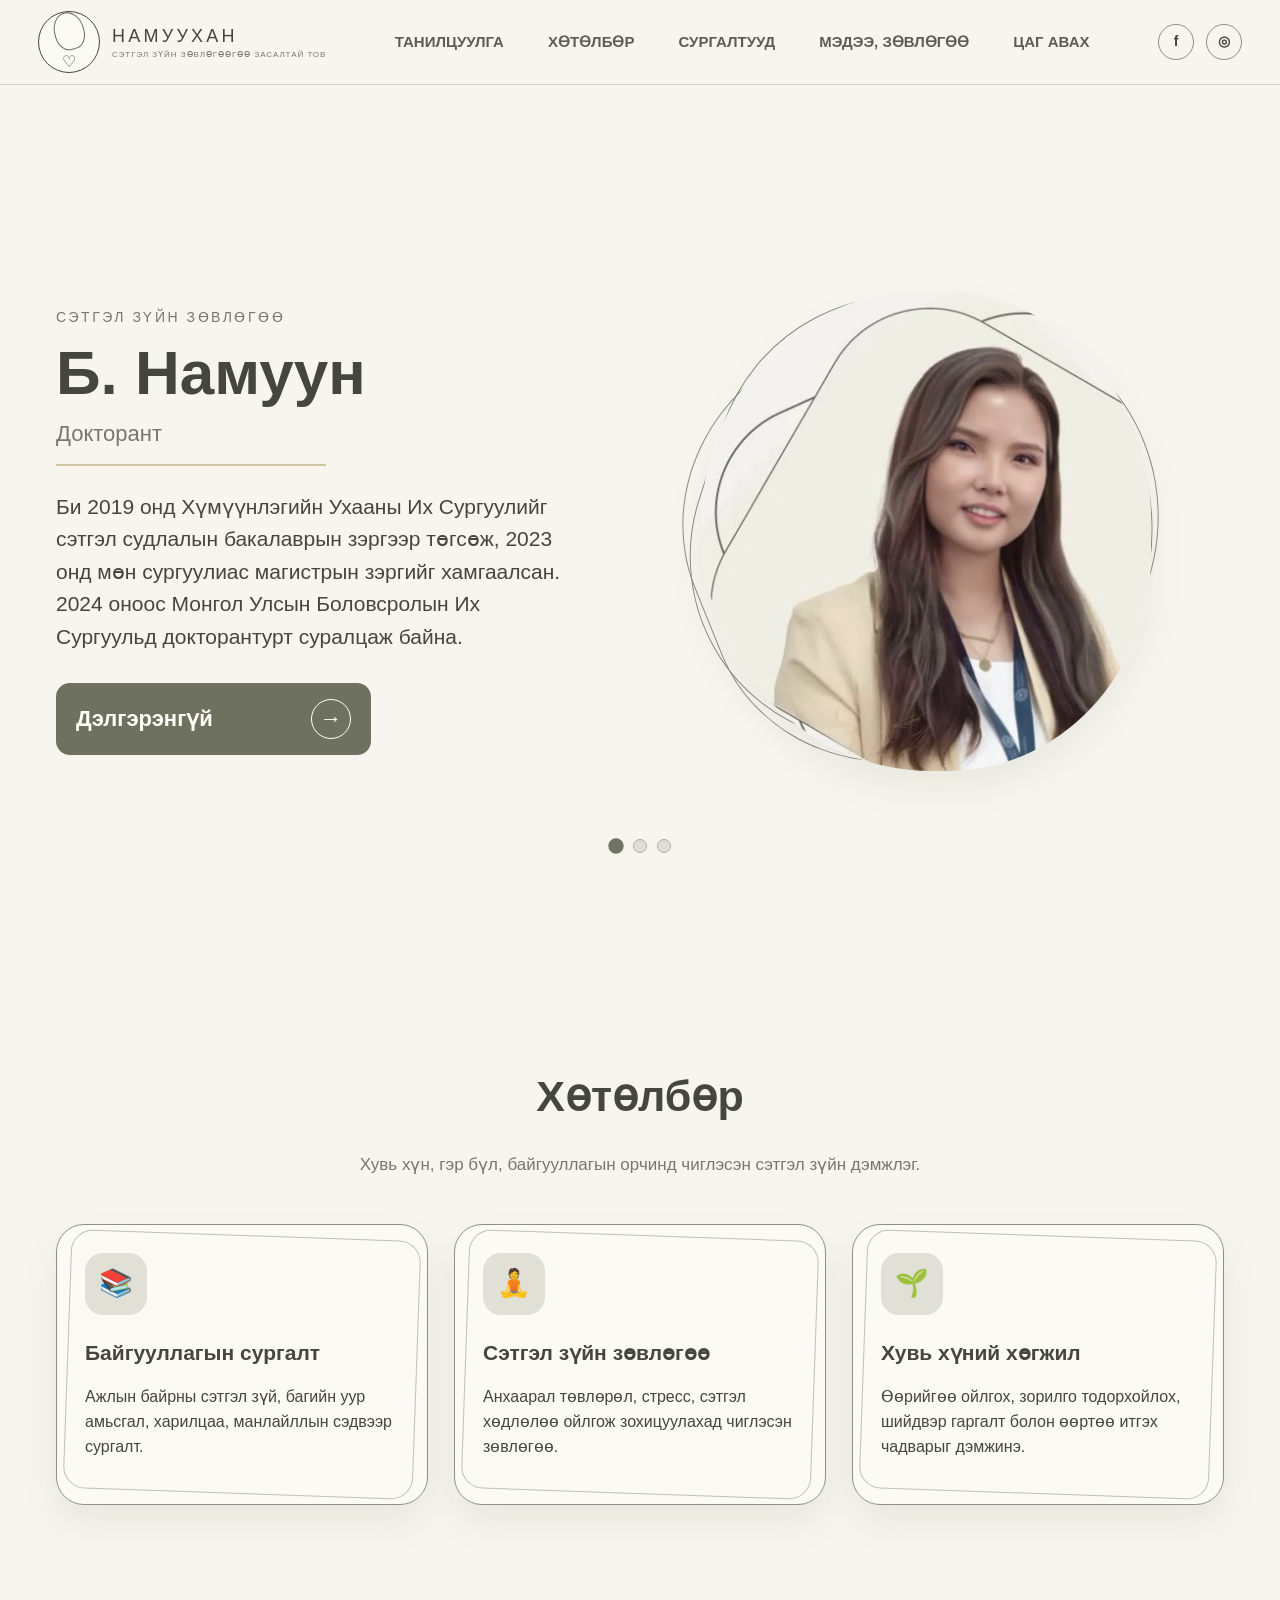
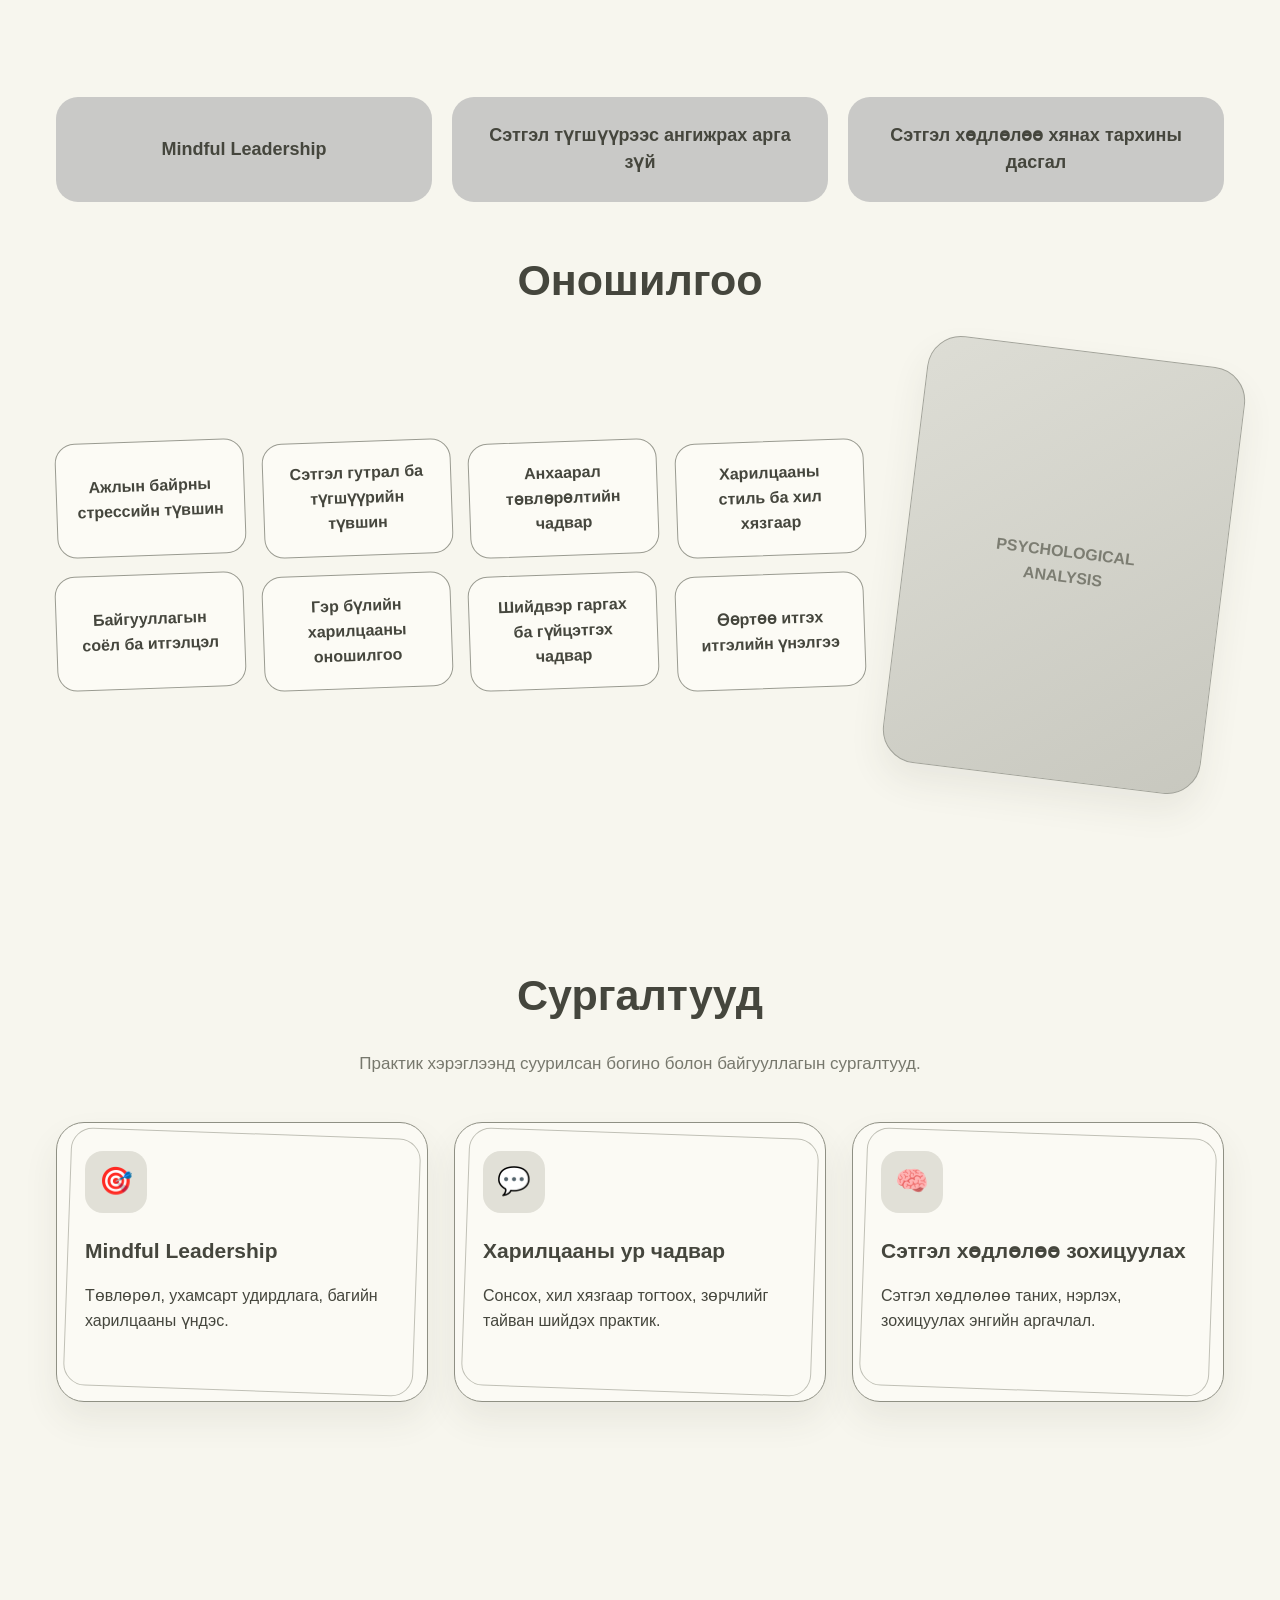
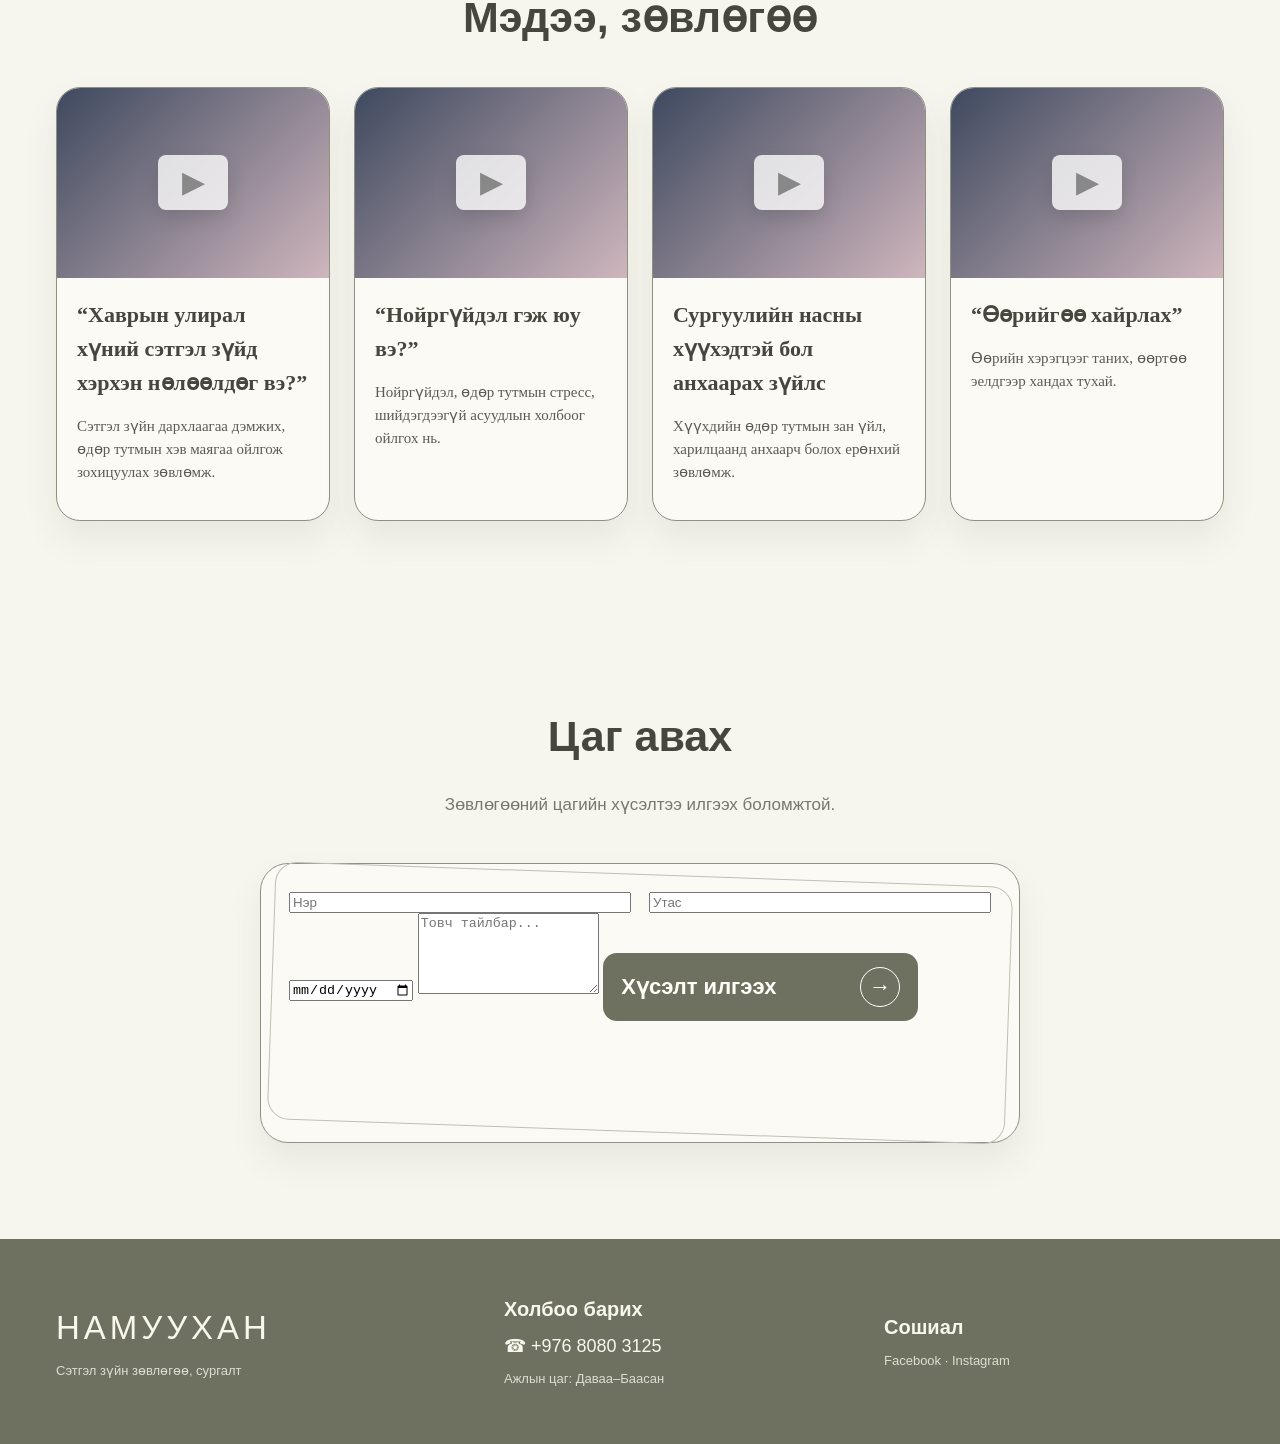
<file: index.html>
<!doctype html>
<html lang="mn">
<head>
<meta charset="utf-8">
<meta name="viewport" content="width=device-width, initial-scale=1">
<title>Намуун — Сэтгэл зүйн зөвлөгөө</title>
<style>
  :root{
    --bg:#f7f6ee;
    --paper:#fbfaf4;
    --ink:#45463d;
    --muted:#77786d;
    --olive:#6f7160;
    --line:#a6a79a;
    --soft:#e9e8de;
    --accent:#cfc69f;
    --white:#fffef9;
    --shadow:0 18px 35px rgba(60,61,52,.08);
  }
  *{box-sizing:border-box}
  html{scroll-behavior:smooth}
  body{
    margin:0;
    font-family:Arial, Helvetica, sans-serif;
    background:var(--bg);
    color:var(--ink);
    line-height:1.55;
  }
  a{color:inherit;text-decoration:none}
  .shell{max-width:1450px;margin:auto}

  /* ===== HOVER EFFECTS ===== */
  .brand, nav a, .social span, .btn, .card, .pill, .diag, .news-card, .play{
    transition:
      color .25s ease,
      background-color .25s ease,
      border-color .25s ease,
      box-shadow .25s ease,
      transform .25s ease,
      opacity .25s ease;
  }
  header{
    position:sticky;top:0;z-index:50;
    background:rgba(247,246,238,.94);
    backdrop-filter:blur(10px);
    border-bottom:1px solid rgba(130,131,120,.35);
  }
  .nav{
    min-height:84px;
    display:flex;align-items:center;gap:32px;
    padding:10px 38px;
  }
  .brand{
    display:flex;align-items:center;gap:12px;
    min-width:250px;
  }
  .brand-mark{
    width:62px;height:62px;border:1.5px solid var(--ink);
    border-radius:50%;
    display:grid;place-items:center;
    position:relative;background:var(--paper);
  }
  .brand-mark:before{
    content:"";
    width:28px;height:36px;border:1.5px solid var(--ink);
    border-radius:50% 50% 42% 42%;
    transform:rotate(-16deg);
    opacity:.8;
  }
  .brand-text{letter-spacing:.18em;font-size:18px}
  .brand:hover .brand-text{color:var(--olive)}
  .brand:hover .brand-mark{border-color:var(--olive);background:#eeeee4}
  .brand:hover .brand-mark:before{border-color:var(--olive)}
  .brand-sub{
    display:block;letter-spacing:.12em;font-size:8px;color:var(--muted);
    margin-top:-2px;
  }
  nav{display:flex;justify-content:center;gap:44px;flex:1}
  nav a{font-weight:700;font-size:15px;color:#5c5d54;position:relative;padding:7px 0}
  nav a:after{
    content:"";position:absolute;left:0;bottom:0;width:0;height:2px;
    background:var(--olive);transition:width .25s ease;
  }
  nav a:hover{color:var(--olive)}
  nav a:hover:after{width:100%}

  .social span{cursor:pointer;background:transparent}
  .social span:hover{
    background:var(--olive);color:var(--white);border-color:var(--olive);
    transform:translateY(-3px);box-shadow:0 8px 18px rgba(60,61,52,.14);
  }
  .social{display:flex;gap:12px}
  .social span{
    width:36px;height:36px;border:1px solid #8b8c81;border-radius:50%;
    display:grid;place-items:center;font-weight:700;font-size:14px;
  }
  main{overflow:hidden}
  section{padding:96px 56px}
  .hero{
    min-height:700px;
    position:relative;
    overflow:hidden;
  }
  .hero-slider{position:relative;min-height:700px}
  .hero-slide{
    position:absolute;inset:0;
    display:grid;grid-template-columns:1fr 1.15fr;align-items:center;gap:55px;
    opacity:0;transform:translateX(70px);pointer-events:none;
    transition:opacity .65s ease,transform .65s ease;
  }
  .hero-slide.active{opacity:1;transform:translateX(0);pointer-events:auto}
  .hero-copy{max-width:730px}
  .eyebrow{font-size:14px;letter-spacing:.18em;text-transform:uppercase;color:var(--muted);margin-bottom:12px}
  h1{font-size:62px;line-height:1.05;margin:0 0 12px;font-weight:800}
  h2{margin:0 0 32px;text-align:center;font-size:43px;line-height:1.1}
  h3{margin:0 0 12px;font-size:21px}
  .role{font-size:22px;color:#77776e;padding-bottom:12px;border-bottom:2px solid var(--accent);width:max-content;min-width:270px;transition:color .25s ease,border-color .25s ease}
  .role:hover{color:var(--olive);border-color:var(--olive)}
  .hero-copy p{font-size:21px;margin:25px 0 30px}
  .btn{display:inline-flex;align-items:center;justify-content:space-between;gap:24px;background:var(--olive);color:#fffef8;border-radius:14px;padding:14px 18px;min-width:315px;font-size:22px;font-weight:700;border:2px solid var(--olive)}
  .btn:hover{background:#888a74;color:#fffef8;border-color:#4f5145;transform:translateY(-4px);box-shadow:0 12px 26px rgba(60,61,52,.18)}
  .btn:hover .circle{background:#fffef8;color:var(--olive);border-color:#fffef8}
  .btn .circle{width:40px;height:40px;border-radius:50%;border:1px solid #fff;display:grid;place-items:center;font-size:22px;transition:.25s ease}
  .portrait-wrap{position:relative;display:flex;justify-content:center;align-items:center;min-height:550px}
  .portrait-wrap:before,.portrait-wrap:after{content:"";position:absolute;border:1px solid #8b8c81;width:450px;height:450px;border-radius:46% 54% 55% 45%;transform:rotate(18deg);transition:border-color .35s ease,transform .5s ease}
  .portrait-wrap:after{transform:rotate(-22deg);width:470px;height:430px}
  .portrait-wrap:hover:before{border-color:#6f7160;transform:rotate(10deg) scale(1.02)}
  .portrait-wrap:hover:after{border-color:#a89f78;transform:rotate(-16deg) scale(1.02)}
  .portrait{position:relative;z-index:2;width:450px;height:480px;object-fit:cover;border-radius:50% 48% 46% 52%;filter:saturate(.86) contrast(.96);box-shadow:var(--shadow);transition:transform .5s ease,filter .35s ease}
  .portrait:hover{transform:scale(1.025);filter:saturate(.95) contrast(1)}
  .dots{position:absolute;left:50%;bottom:28px;transform:translateX(-50%);display:flex;gap:10px;justify-content:center;margin:0;z-index:10}
  .dot{width:14px;height:14px;padding:0;border:1px solid #aaa;border-radius:50%;background:#dfdfd8;cursor:pointer;transition:background-color .25s ease,transform .25s ease,border-color .25s ease}
  .dot:hover{transform:scale(1.2);border-color:#6f7160}
  .dot.active{background:#707265;border-color:#707265;transform:scale(1.1)}
  .section-head{max-width:860px;margin:0 auto 45px;text-align:center}
  .section-head p{color:var(--muted);font-size:17px}
  .cards{
    display:grid;grid-template-columns:repeat(3,1fr);gap:26px;
  }
  .card{
    background:rgba(255,254,249,.56);border:1.5px solid #8f9084;
    border-radius:28px;padding:28px;min-height:280px;position:relative;
    box-shadow:var(--shadow);
  }
  .card:hover{
    transform:translateY(-8px);
    background:#efeee4;
    border-color:var(--olive);
    box-shadow:0 24px 45px rgba(60,61,52,.16);
  }
  .card:hover .icon{background:var(--olive);color:var(--white);transform:scale(1.06)}
  .card:after{
    content:"";position:absolute;inset:10px;border:1px solid #c0c0b6;
    border-radius:22px;transform:rotate(2deg);pointer-events:none;
  }
  .icon{
    width:62px;height:62px;border-radius:18px;background:#e1e0d7;
    display:grid;place-items:center;font-size:27px;margin-bottom:22px
  }
  .programs .pill-row{
    display:grid;grid-template-columns:repeat(3,1fr);gap:20px;margin-bottom:55px;
  }
  .pill{
    background:#c9c9c7;border:1.5px solid transparent;border-radius:22px;padding:24px 20px;
    text-align:center;font-weight:800;font-size:18px;min-height:90px;
    display:grid;place-items:center;cursor:pointer;
  }
  .pill:hover{
    background:#dedcc9;color:#4b4d42;border-color:var(--olive);
    transform:translateY(-5px);box-shadow:0 12px 25px rgba(60,61,52,.12);
  }
  .diagnosis{
    display:grid;grid-template-columns:1fr 320px;gap:40px;align-items:center;
  }
  .diagnosis-grid{
    display:grid;grid-template-columns:repeat(4,1fr);gap:18px;
  }
  .diag{
    min-height:115px;background:rgba(255,254,249,.65);
    border:1.5px solid #9a9b91;border-radius:20px;
    display:grid;place-items:center;text-align:center;padding:18px;font-weight:700;
    transform:rotate(-2deg);cursor:pointer;
  }
  .diag:hover{
    background:#ebe9db;border-color:var(--olive);color:#555748;
    transform:rotate(0deg) translateY(-5px);
    box-shadow:0 14px 28px rgba(60,61,52,.13);
  }
  .device{
    height:430px;border:1px solid #a2a39a;border-radius:34px;
    background:linear-gradient(145deg,#ddddd5,#c8c8bf);
    transform:rotate(7deg);
    display:grid;place-items:center;box-shadow:var(--shadow);
    font-weight:800;color:#7c7d72;text-align:center;padding:30px;
  }
  .news{
    display:grid;grid-template-columns:repeat(4,1fr);gap:24px;
  }
  .news-card{
    background:var(--paper);border:1.5px solid #8f9084;border-radius:24px;
    overflow:hidden;box-shadow:var(--shadow);
  }
  .news-card:hover{
    transform:translateY(-7px);
    border-color:var(--olive);
    background:#f0efe6;
    box-shadow:0 18px 34px rgba(60,61,52,.14);
  }
  .news-card:hover .thumb{filter:saturate(1.15) brightness(.96)}
  .news-card:hover .play{background:var(--olive);color:var(--white);transform:scale(1.07)}
  .thumb{
    height:190px;background:linear-gradient(135deg,#2c887f,#e2f1d9);
    display:grid;place-items:center;position:relative;
  }
  .thumb:nth-child(odd){background:linear-gradient(135deg,#3e495f,#cfb6bd)}
  .play{
    width:70px;height:55px;background:rgba(255,255,255,.78);border-radius:8px;
    display:grid;place-items:center;font-size:30px;color:#888;
    box-shadow:0 8px 20px rgba(0,0,0,.12);
  }
  .news-body{padding:20px}
  .news-body h3{font-family:Georgia,serif;font-size:22px}
  .news-body p{font-family:Georgia,serif;font-size:15px;color:#5a5b54}
  footer{
    background:var(--olive);color:#f8f7ee;padding:55px 56px;
  }
  .footer-inner{display:grid;grid-template-columns:1.2fr 1fr 1fr;gap:40px;align-items:center}
  .footer-logo{font-size:33px;letter-spacing:.12em}
  .contact strong{display:block;font-size:20px;margin-bottom:8px}
  .contact a{font-size:18px}
  .small{font-size:13px;opacity:.8;margin-top:8px}
  .fade-up{opacity:0;transform:translateY(20px);transition:.65s ease}
  .fade-up.show{opacity:1;transform:none}
  .menu-btn{display:none}
  @media (max-width:1050px){
    nav{gap:20px}
    .nav{padding:10px 20px}.brand{min-width:auto}
    .hero{min-height:760px}
    .hero-slider{min-height:760px}
    .hero-slide{grid-template-columns:1fr;gap:10px;text-align:center;padding-bottom:70px}
    .hero-copy{text-align:center;margin:auto}
    .role{margin:auto}.portrait-wrap{min-height:450px}.portrait{width:380px;height:410px}
    .cards{grid-template-columns:repeat(2,1fr)}
    .diagnosis{grid-template-columns:1fr}.diagnosis-grid{grid-template-columns:repeat(2,1fr)}
    .news{grid-template-columns:repeat(2,1fr)}
    .footer-inner{grid-template-columns:1fr}
  }
  @media (max-width:760px){
    .nav{min-height:70px}.brand-text{font-size:15px}
    nav,.social{display:none}.menu-btn{
      display:block;margin-left:auto;background:none;border:0;font-size:28px;color:var(--ink)
    }
    header.open nav{
      display:flex;position:absolute;left:0;right:0;top:70px;background:var(--bg);
      padding:18px 20px;flex-direction:column;gap:18px;border-bottom:1px solid #ccc
    }
    section{padding:70px 20px}
    h1{font-size:43px}.hero-copy p{font-size:17px}
    .hero{min-height:690px}
    .hero-slider{min-height:690px}
    .hero-slide{padding-bottom:65px}
    .portrait-wrap:before,.portrait-wrap:after{width:320px;height:330px}
    .portrait{width:300px;height:330px}
    .cards,.news{grid-template-columns:1fr}
    .programs .pill-row{grid-template-columns:1fr}
    .diagnosis-grid{grid-template-columns:1fr 1fr}
    .btn{min-width:250px;font-size:18px}
  }
</style>
</head>
<body>
<header id="header">
  <div class="nav shell">
    <a class="brand" href="#home" aria-label="Намуун">
      <div class="brand-mark">♡</div>
      <div>
        <div class="brand-text">НАМУУХАН</div>
        <span class="brand-sub">СЭТГЭЛ ЗҮЙН ЗӨВЛӨГӨӨГӨӨ ЗАСАЛТАЙ ТОВ</span>
      </div>
    </a>
    <nav>
      <a href="#about">ТАНИЛЦУУЛГА</a>
      <a href="#programs">ХӨТӨЛБӨР</a>
      <a href="#training">СУРГАЛТУУД</a>
      <a href="#news">МЭДЭЭ, ЗӨВЛӨГӨӨ</a>
      <a href="#booking">ЦАГ АВАХ</a>
    </nav>
    <div class="social">
      <span>f</span><span>◎</span>
    </div>
    <button class="menu-btn" onclick="toggleMenu()" aria-label="Menu">☰</button>
  </div>
</header>

<main>
<section id="home" class="hero shell">
  <div class="hero-slider" id="heroSlider">
    <div class="hero-slide active">
      <div class="hero-copy">
        <div class="eyebrow">Сэтгэл зүйн зөвлөгөө</div>
        <h1>Б. Намуун</h1>
        <div class="role">Докторант</div>
        <p>Би 2019 онд Хүмүүнлэгийн Ухааны Их Сургуулийг сэтгэл судлалын бакалаврын зэргээр төгсөж, 2023 онд мөн сургуулиас магистрын зэргийг хамгаалсан. 2024 оноос Монгол Улсын Боловсролын Их Сургуульд докторантурт суралцаж байна.</p>
        <a class="btn" href="#about">Дэлгэрэнгүй <span class="circle">→</span></a>
      </div>
      <div class="portrait-wrap"><img class="portrait" src="[data-uri]" alt="Б. Намуун" /></div>
    </div>
    <div class="hero-slide">
      <div class="hero-copy">
        <div class="eyebrow">Хувь хүний хөгжил</div>
        <h1>Өөрийгөө ойлгох</h1>
        <div class="role">Сэтгэл зүйн дэмжлэг</div>
        <p>Өдөр тутмын стресс, сэтгэл хөдлөл, харилцааны асуудлаа илүү ойлгомжтойгоор таньж, өөрт тохирсон арга барил бий болгоход чиглэсэн зөвлөгөө.</p>
        <a class="btn" href="#programs">Хөтөлбөр үзэх <span class="circle">→</span></a>
      </div>
      <div class="portrait-wrap"><img class="portrait" src="[data-uri]" alt="Сэтгэл зүйн зөвлөгөө" /></div>
    </div>
    <div class="hero-slide">
      <div class="hero-copy">
        <div class="eyebrow">Байгууллагын сургалт</div>
        <h1>Mindful Leadership</h1>
        <div class="role">Сургалт · Семинар</div>
        <p>Манлайлал, багийн харилцаа, анхаарал төвлөрөл болон ажлын байрны сэтгэл зүйн орчныг дэмжих практик сургалтууд.</p>
        <a class="btn" href="#training">Сургалтууд харах <span class="circle">→</span></a>
      </div>
      <div class="portrait-wrap"><img class="portrait" src="[data-uri]" alt="Mindful Leadership" /></div>
    </div>
    <div class="dots" id="heroDots">
      <button class="dot active" type="button" aria-label="1-р баннер"></button>
      <button class="dot" type="button" aria-label="2-р баннер"></button>
      <button class="dot" type="button" aria-label="3-р баннер"></button>
    </div>
  </div>
</section>

<section id="about" class="shell">
  <div class="section-head fade-up">
    <h2>Хөтөлбөр</h2>
    <p>Хувь хүн, гэр бүл, байгууллагын орчинд чиглэсэн сэтгэл зүйн дэмжлэг.</p>
  </div>
  <div class="cards">
    <article class="card fade-up"><div class="icon">📚</div><h3>Байгууллагын сургалт</h3><p>Ажлын байрны сэтгэл зүй, багийн уур амьсгал, харилцаа, манлайллын сэдвээр сургалт.</p></article>
    <article class="card fade-up"><div class="icon">🧘</div><h3>Сэтгэл зүйн зөвлөгөө</h3><p>Анхаарал төвлөрөл, стресс, сэтгэл хөдлөлөө ойлгож зохицуулахад чиглэсэн зөвлөгөө.</p></article>
    <article class="card fade-up"><div class="icon">🌱</div><h3>Хувь хүний хөгжил</h3><p>Өөрийгөө ойлгох, зорилго тодорхойлох, шийдвэр гаргалт болон өөртөө итгэх чадварыг дэмжинэ.</p></article>
  </div>
</section>

<section id="programs" class="programs shell">
  <div class="pill-row">
    <div class="pill">Mindful Leadership</div>
    <div class="pill">Сэтгэл түгшүүрээс ангижрах арга зүй</div>
    <div class="pill">Сэтгэл хөдлөлөө хянах тархины дасгал</div>
  </div>
  <div class="section-head fade-up"><h2>Оношилгоо</h2></div>
  <div class="diagnosis">
    <div class="diagnosis-grid">
      <div class="diag">Ажлын байрны стрессийн түвшин</div>
      <div class="diag">Сэтгэл гутрал ба түгшүүрийн түвшин</div>
      <div class="diag">Анхаарал төвлөрөлтийн чадвар</div>
      <div class="diag">Харилцааны стиль ба хил хязгаар</div>
      <div class="diag">Байгууллагын соёл ба итгэлцэл</div>
      <div class="diag">Гэр бүлийн харилцааны оношилгоо</div>
      <div class="diag">Шийдвэр гаргах ба гүйцэтгэх чадвар</div>
      <div class="diag">Өөртөө итгэх итгэлийн үнэлгээ</div>
    </div>
    <div class="device">PSYCHOLOGICAL<br>ANALYSIS</div>
  </div>
</section>

<section id="training" class="shell">
  <div class="section-head fade-up">
    <h2>Сургалтууд</h2>
    <p>Практик хэрэглээнд суурилсан богино болон байгууллагын сургалтууд.</p>
  </div>
  <div class="cards">
    <article class="card fade-up"><div class="icon">🎯</div><h3>Mindful Leadership</h3><p>Төвлөрөл, ухамсарт удирдлага, багийн харилцааны үндэс.</p></article>
    <article class="card fade-up"><div class="icon">💬</div><h3>Харилцааны ур чадвар</h3><p>Сонсох, хил хязгаар тогтоох, зөрчлийг тайван шийдэх практик.</p></article>
    <article class="card fade-up"><div class="icon">🧠</div><h3>Сэтгэл хөдлөлөө зохицуулах</h3><p>Сэтгэл хөдлөлөө таних, нэрлэх, зохицуулах энгийн аргачлал.</p></article>
  </div>
</section>

<section id="news" class="shell">
  <div class="section-head fade-up"><h2>Мэдээ, зөвлөгөө</h2></div>
  <div class="news">
    <article class="news-card fade-up">
      <div class="thumb"><div class="play">▶</div></div>
      <div class="news-body"><h3>“Хаврын улирал хүний сэтгэл зүйд хэрхэн нөлөөлдөг вэ?”</h3><p>Сэтгэл зүйн дархлаагаа дэмжих, өдөр тутмын хэв маягаа ойлгож зохицуулах зөвлөмж.</p></div>
    </article>
    <article class="news-card fade-up">
      <div class="thumb"><div class="play">▶</div></div>
      <div class="news-body"><h3>“Нойргүйдэл гэж юу вэ?”</h3><p>Нойргүйдэл, өдөр тутмын стресс, шийдэгдээгүй асуудлын холбоог ойлгох нь.</p></div>
    </article>
    <article class="news-card fade-up">
      <div class="thumb"><div class="play">▶</div></div>
      <div class="news-body"><h3>Сургуулийн насны хүүхэдтэй бол анхаарах зүйлс</h3><p>Хүүхдийн өдөр тутмын зан үйл, харилцаанд анхаарч болох ерөнхий зөвлөмж.</p></div>
    </article>
    <article class="news-card fade-up">
      <div class="thumb"><div class="play">▶</div></div>
      <div class="news-body"><h3>“Өөрийгөө хайрлах”</h3><p>Өөрийн хэрэгцээг таних, өөртөө эелдгээр хандах тухай.</p></div>
    </article>
  </div>
</section>

<section id="booking" class="shell">
  <div class="section-head fade-up">
    <h2>Цаг авах</h2>
    <p>Зөвлөгөөний цагийн хүсэлтээ илгээх боломжтой.</p>
  </div>
  <div class="card fade-up" style="max-width:760px;margin:auto">
    <form onsubmit="book(event)">
      <div style="display:grid;grid-template-columns:1fr 1fr;gap:18px">
        <input required placeholder="Нэр" class="input">
        <input required type="tel" placeholder="Утас" class="input">
      </div>
      <input required type="date" class="input">
      <textarea required rows="5" placeholder="Товч тайлбар..." class="input"></textarea>
      <button class="btn" type="submit" style="border:0;cursor:pointer">Хүсэлт илгээх <span class="circle">→</span></button>
      <div id="msg" style="margin-top:14px;font-weight:700"></div>
    </form>
  </div>
</section>
</main>

<footer>
  <div class="footer-inner shell">
    <div>
      <div class="footer-logo">НАМУУХАН</div>
      <div class="small">Сэтгэл зүйн зөвлөгөө, сургалт</div>
    </div>
    <div class="contact">
      <strong>Холбоо барих</strong>
      <a href="tel:+97680803125">☎ +976 8080 3125</a>
      <div class="small">Ажлын цаг: Даваа–Баасан</div>
    </div>
    <div class="contact">
      <strong>Сошиал</strong>
      <div class="small">Facebook · Instagram</div>
    </div>
  </div>
</footer>

<script>
  function toggleMenu(){document.getElementById('header').classList.toggle('open');}

  const observer = new IntersectionObserver((entries)=>{
    entries.forEach(entry=>{
      if(entry.isIntersecting){entry.target.classList.add('show');observer.unobserve(entry.target);}
    });
  },{threshold:.12});
  document.querySelectorAll('.fade-up').forEach(el=>observer.observe(el));

  // ===== HERO BANNER SLIDER =====
  const heroSlides=document.querySelectorAll('.hero-slide');
  const heroDots=document.querySelectorAll('#heroDots .dot');
  const hero=document.getElementById('heroSlider');
  let heroIndex=0;
  let heroTimer=null;

  function showHero(index){
    heroIndex=(index+heroSlides.length)%heroSlides.length;
    heroSlides.forEach((slide,i)=>slide.classList.toggle('active',i===heroIndex));
    heroDots.forEach((dot,i)=>dot.classList.toggle('active',i===heroIndex));
  }
  function startHeroAutoPlay(){
    clearInterval(heroTimer);
    heroTimer=setInterval(()=>showHero(heroIndex+1),5000);
  }
  heroDots.forEach((dot,i)=>dot.addEventListener('click',()=>{showHero(i);startHeroAutoPlay();}));
  hero.addEventListener('mouseenter',()=>clearInterval(heroTimer));
  hero.addEventListener('mouseleave',startHeroAutoPlay);
  showHero(0);
  startHeroAutoPlay();

  function book(e){
    e.preventDefault();
    document.getElementById('msg').textContent='Хүсэлт амжилттай илгээгдлээ. Тантай удахгүй холбогдоно.';
    e.target.reset();
  }
</script>
</body>
</html>
</file>
